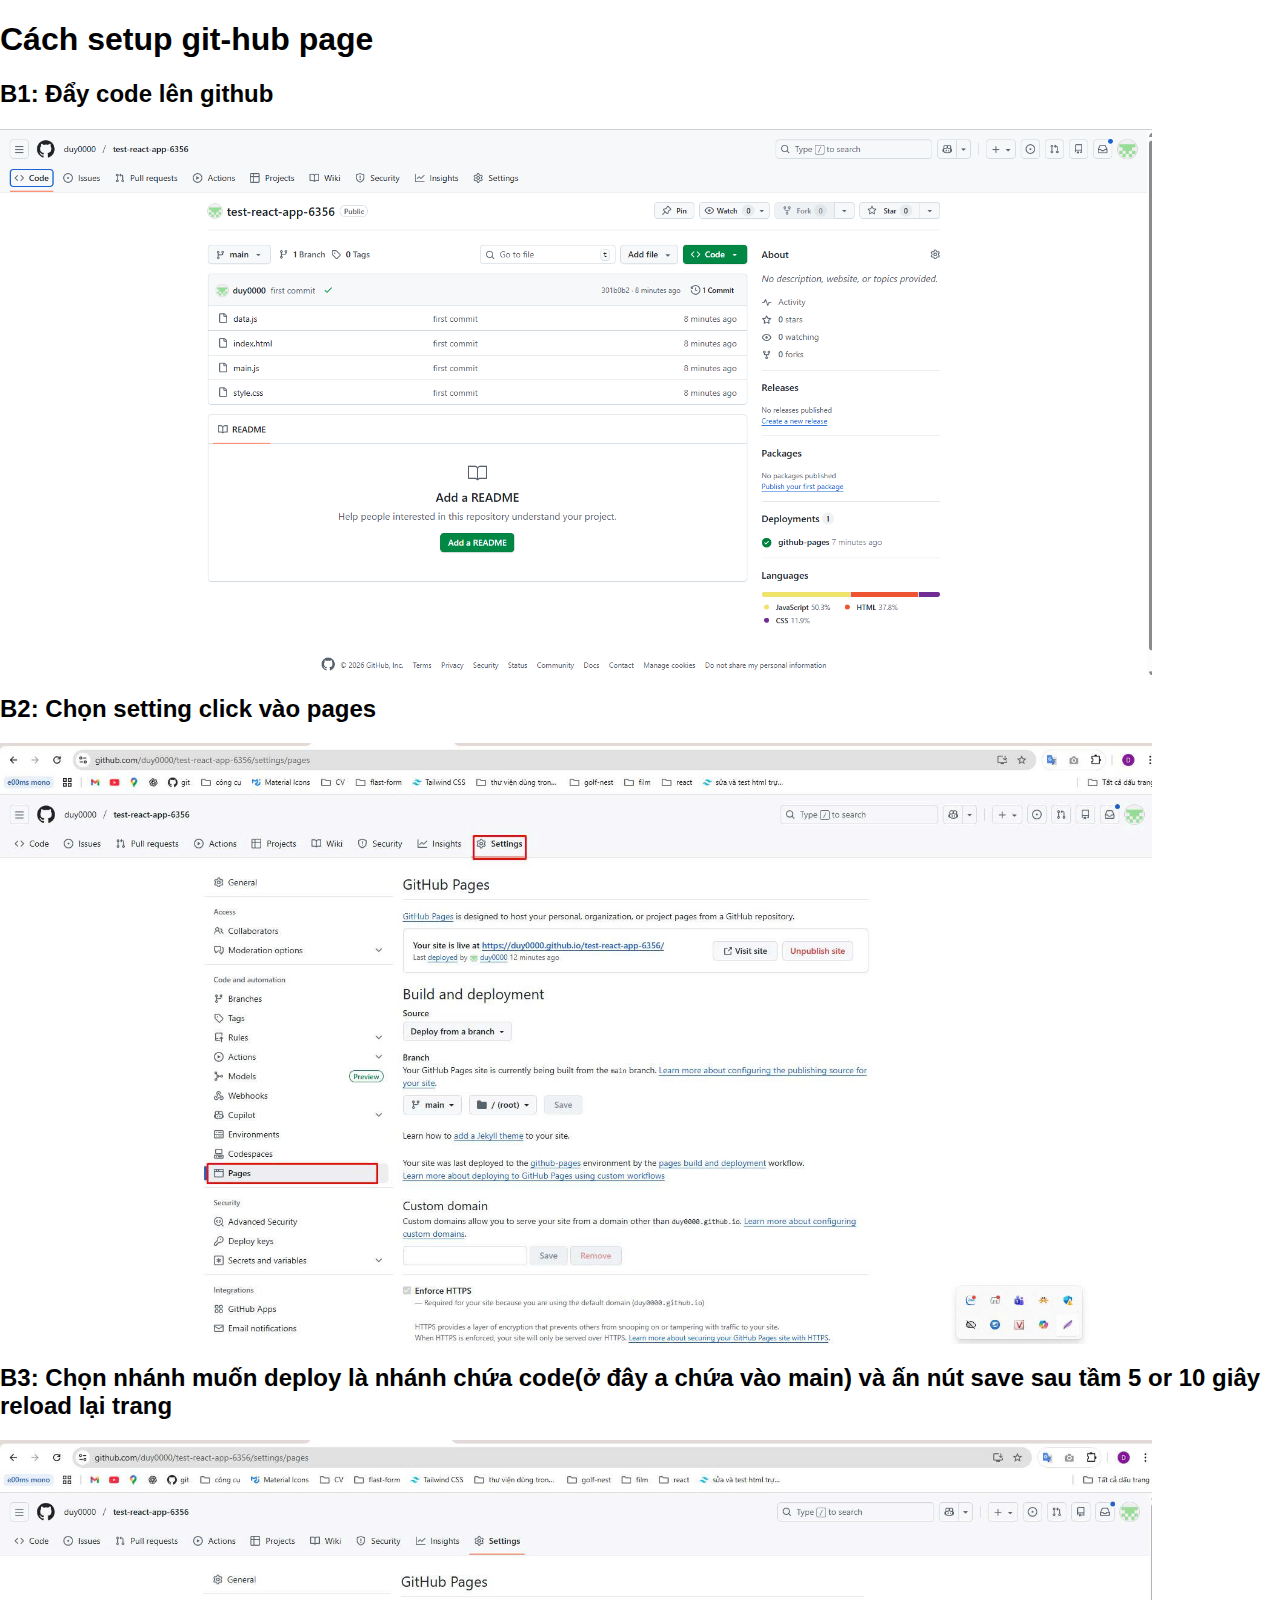
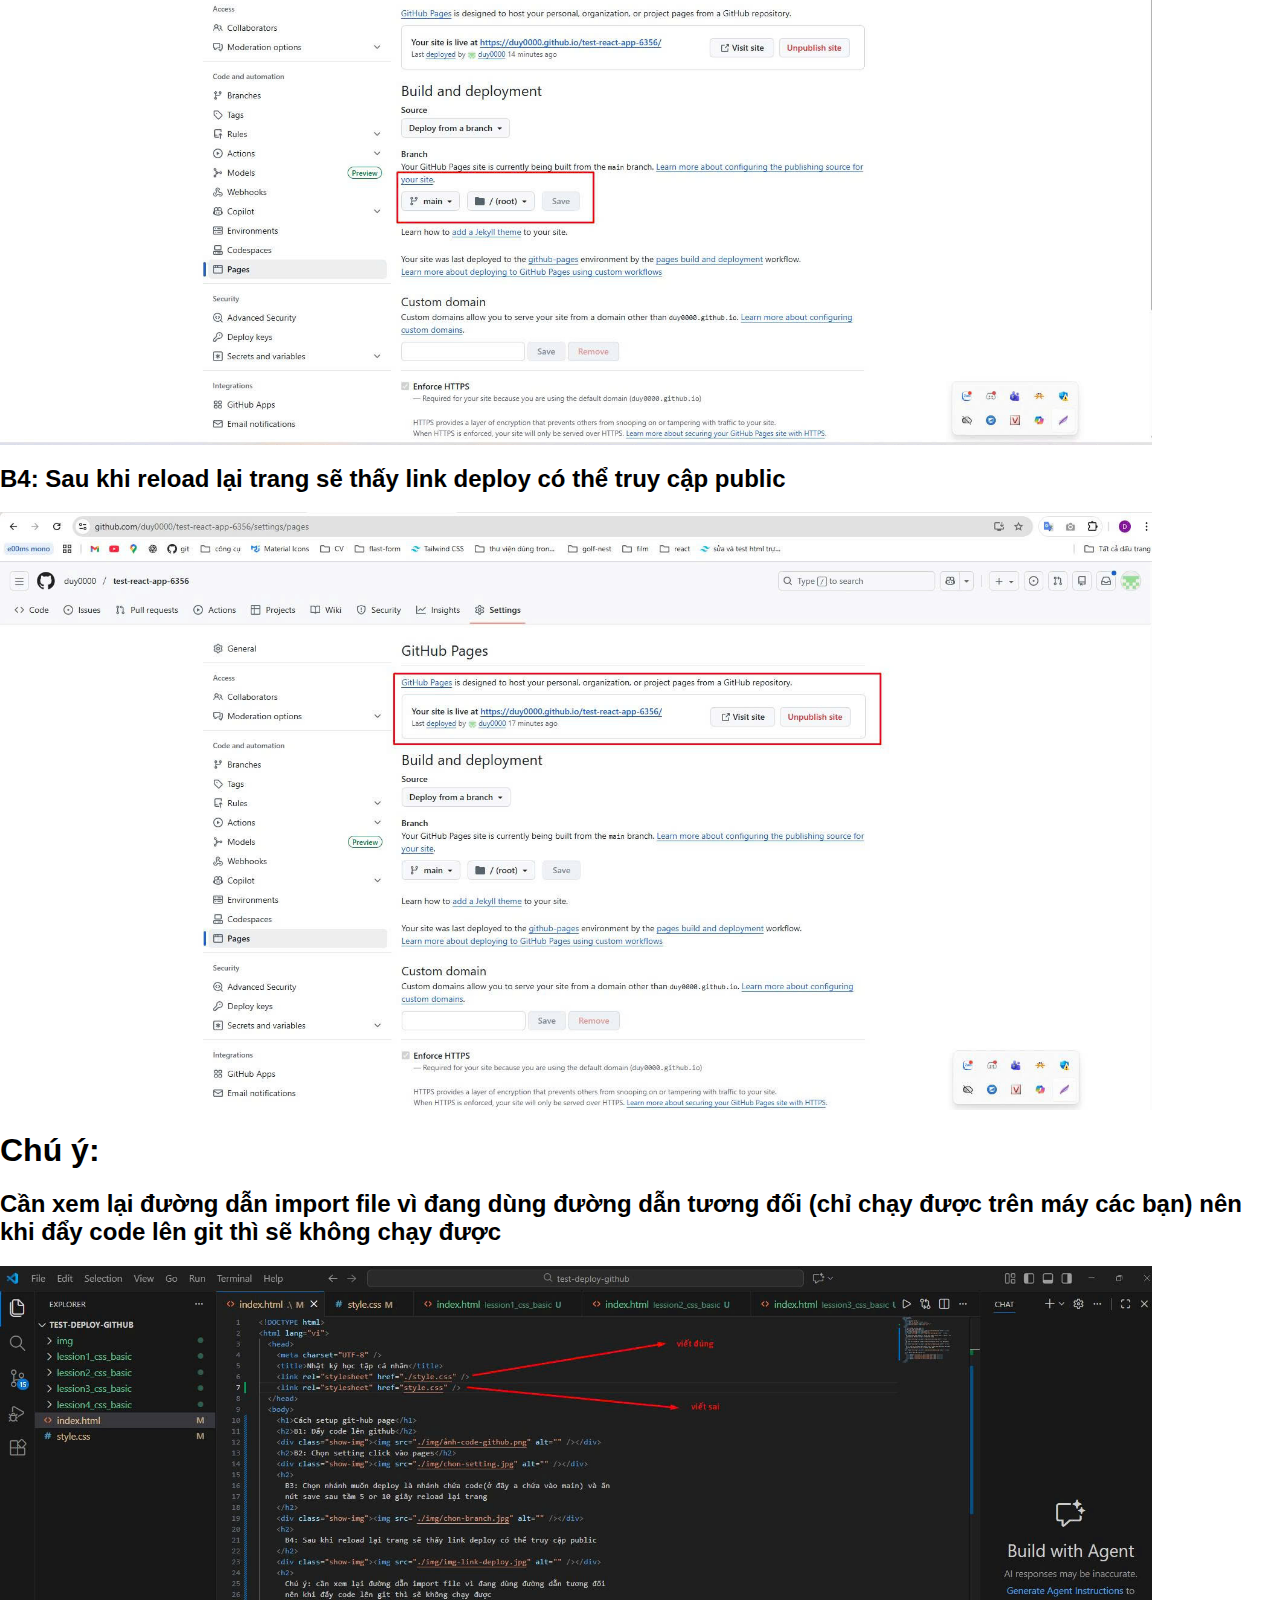
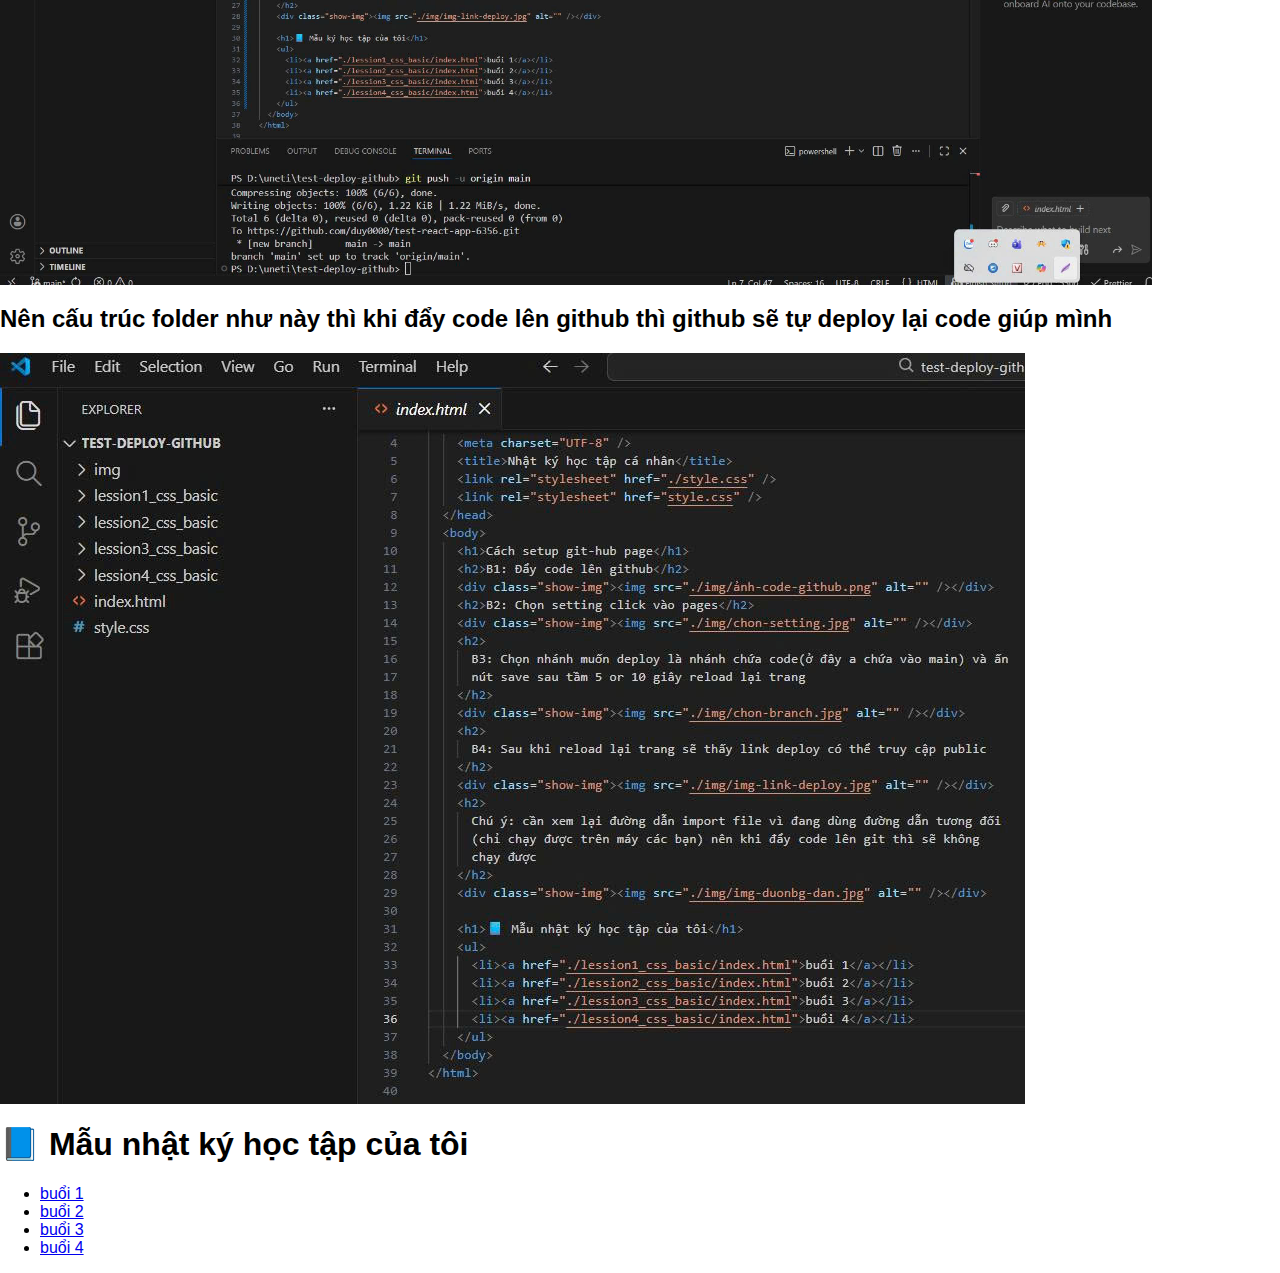
<file: index.html>
<!DOCTYPE html>
<html lang="vi">
  <head>
    <meta charset="UTF-8" />
    <title>Nhật ký học tập cá nhân</title>
    <link rel="stylesheet" href="./style.css" />
    <link rel="stylesheet" href="style.css" />
  </head>
  <body>
    <h1>Cách setup git-hub page</h1>
    <h2>B1: Đẩy code lên github</h2>
    <div class="show-img"><img src="./img/ảnh-code-github.png" alt="" /></div>
    <h2>B2: Chọn setting click vào pages</h2>
    <div class="show-img"><img src="./img/chon-setting.jpg" alt="" /></div>
    <h2>
      B3: Chọn nhánh muốn deploy là nhánh chứa code(ở đây a chứa vào main) và ấn
      nút save sau tầm 5 or 10 giây reload lại trang
    </h2>
    <div class="show-img"><img src="./img/chon-branch.jpg" alt="" /></div>
    <h2>
      B4: Sau khi reload lại trang sẽ thấy link deploy có thể truy cập public
    </h2>
    <div class="show-img"><img src="./img/img-link-deploy.jpg" alt="" /></div>
    <h1>Chú ý:</h1>
    <h2>
      Cần xem lại đường dẫn import file vì đang dùng đường dẫn tương đối (chỉ
      chạy được trên máy các bạn) nên khi đẩy code lên git thì sẽ không chạy
      được
    </h2>
    <div class="show-img"><img src="./img/img-duonbg-dan.jpg" alt="" /></div>
    <h2>
      Nên cấu trúc folder như này thì khi đẩy code lên github thì github sẽ tự
      deploy lại code giúp mình
    </h2>
    <div class="show-img"><img src="./img/cau-truc.jpg" alt="" /></div>

    <h1>📘 Mẫu nhật ký học tập của tôi</h1>
    <ul>
      <li><a href="./lession1_css_basic/index.html">buổi 1</a></li>
      <li><a href="./lession2_css_basic/index.html">buổi 2</a></li>
      <li><a href="./lession3_css_basic/index.html">buổi 3</a></li>
      <li><a href="./lession4_css_basic/index.html">buổi 4</a></li>
    </ul>
  </body>
</html>
</file>
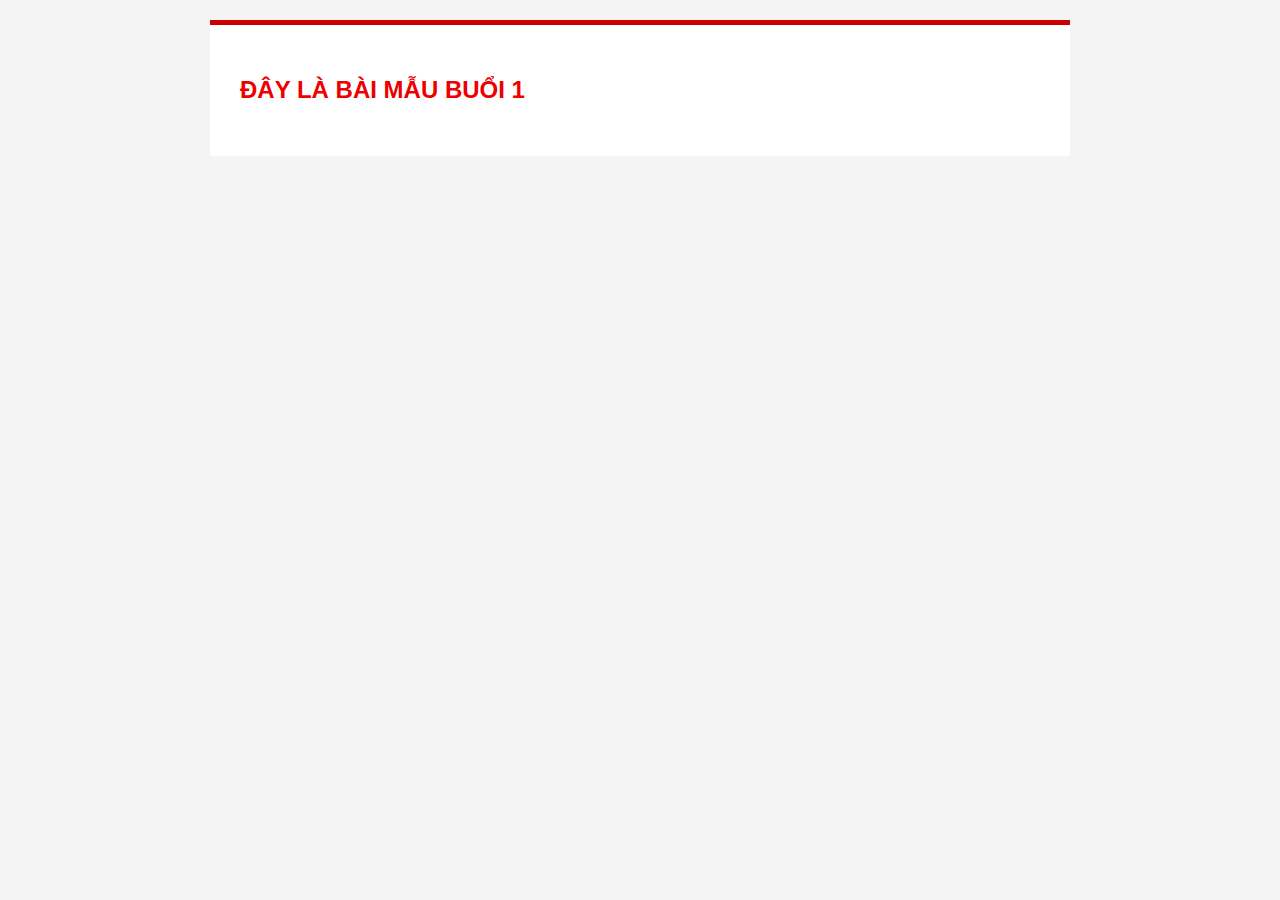
<file: lession1_css_basic/index.html>
<!DOCTYPE html>
<html lang="vi">
  <head>
    <meta charset="UTF-8" />
    <title>Giá trị đội hình U23 Châu Á 2026</title>
    <link rel="stylesheet" href="./style.css" />
  </head>
  <body>
    <div class="container">
      <h1>Đây là bài mẫu buổi 1</h1>
    </div>
  </body>
</html>
</file>
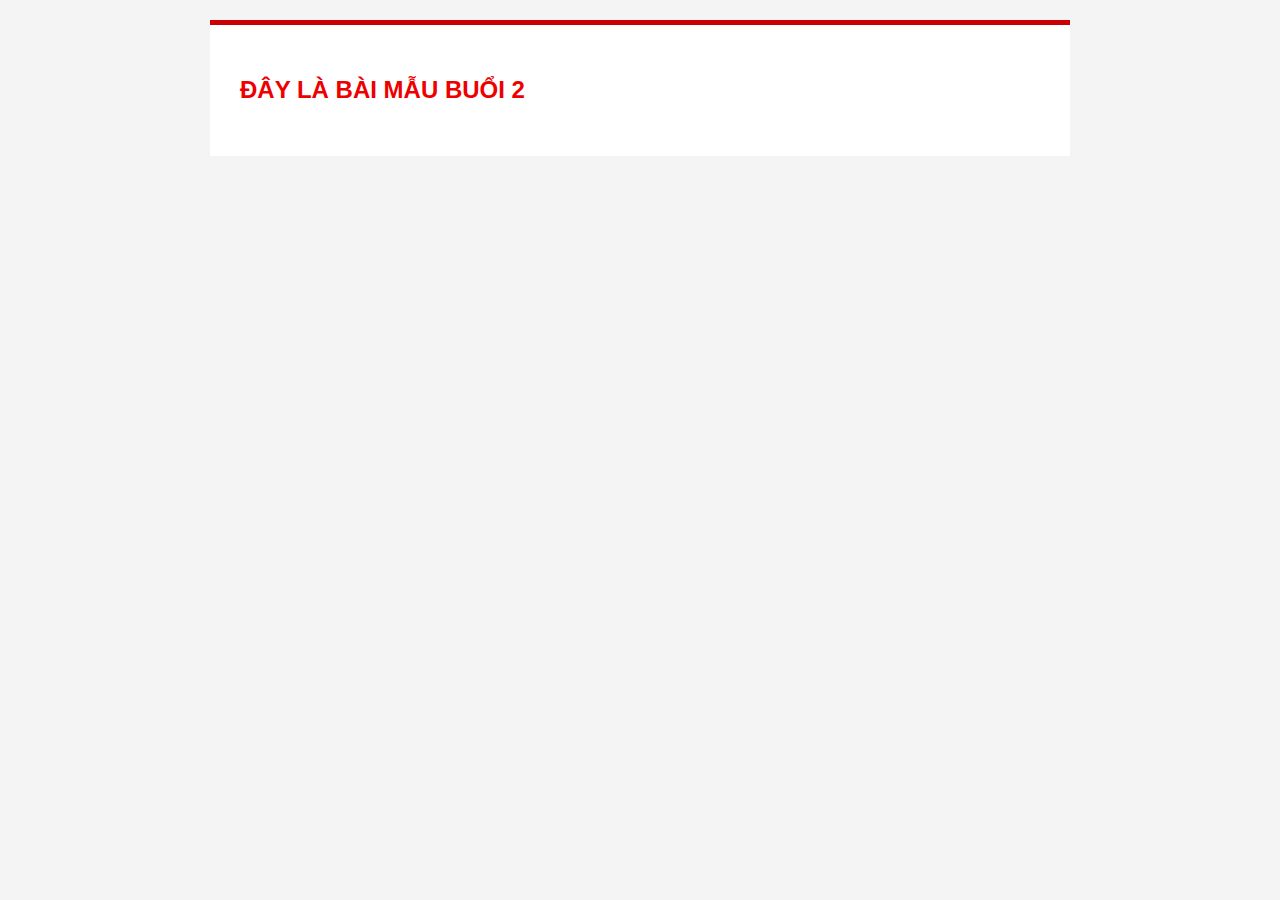
<file: lession2_css_basic/index.html>
<!DOCTYPE html>
<html lang="vi">
  <head>
    <meta charset="UTF-8" />
    <title>Giá trị đội hình U23 Châu Á 2026</title>
    <link rel="stylesheet" href="./style.css" />
  </head>
  <body>
    <div class="container">
      <h1>Đây là bài mẫu buổi 2</h1>
    </div>
  </body>
</html>
</file>
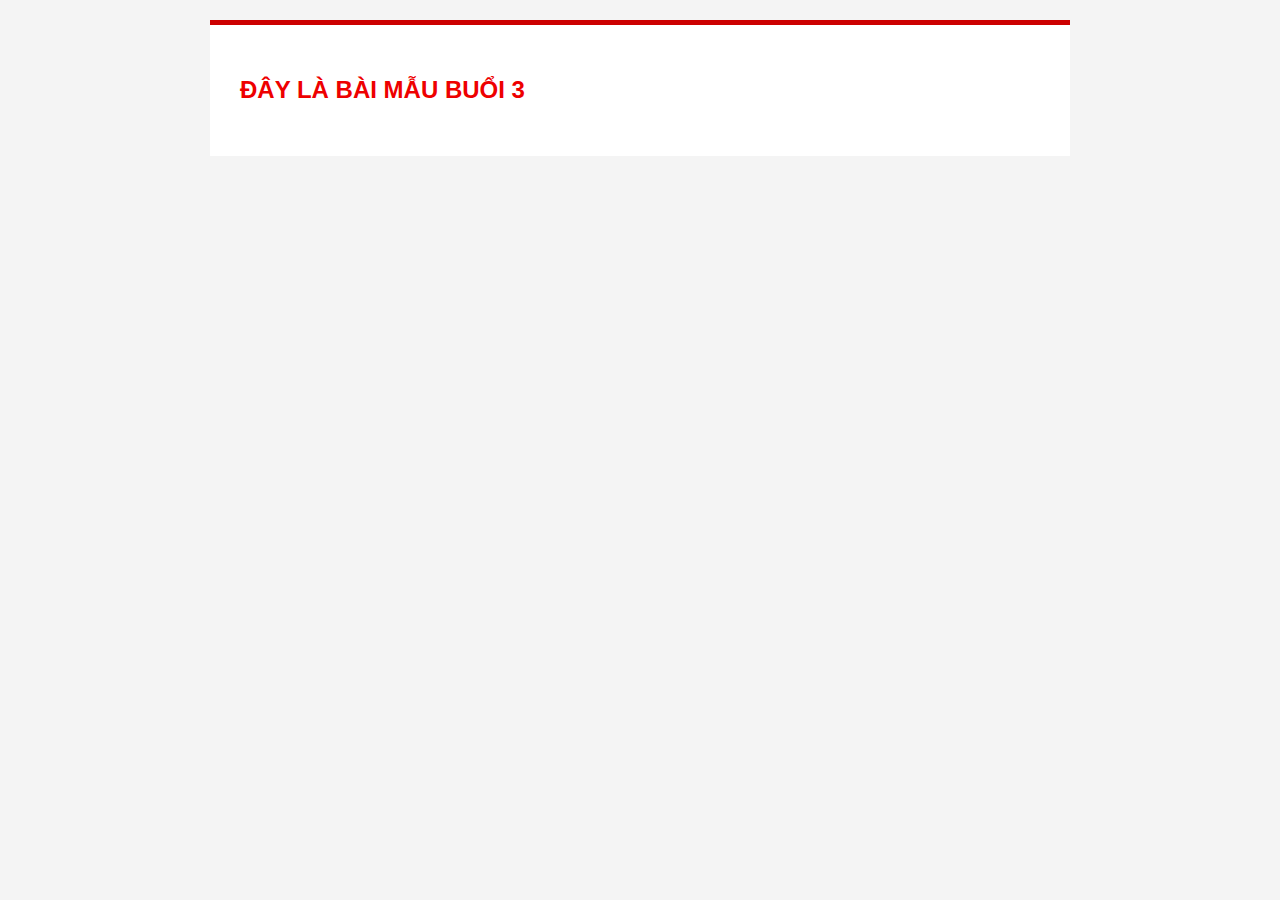
<file: lession3_css_basic/index.html>
<!DOCTYPE html>
<html lang="vi">
  <head>
    <meta charset="UTF-8" />
    <title>Giá trị đội hình U23 Châu Á 2026</title>
    <link rel="stylesheet" href="./style.css" />
  </head>
  <body>
    <div class="container">
      <h1>Đây là bài mẫu buổi 3</h1>
    </div>
  </body>
</html>
</file>
<file: style.css>
body {
  font-family: Arial, sans-serif;
  margin: 0;
  padding: 0;
  width: 100%;
  overflow-x: hidden;
}

img {
  max-width: 100%;
  height: auto;
  display: block;
}

.show-img {
  width: 90%;
  max-width: 100%;
}
</file>
<file: lession1_css_basic/style.css>
body {
  font-family: Arial, sans-serif;
  background-color: #f4f4f4;
  line-height: 1.6;
  color: #333;
}

.container {
  max-width: 800px;
  margin: 20px auto;
  background: #fff;
  padding: 30px;
  border-top: 5px solid #cc0000;
}

h1 {
  color: #ee0000;
  font-size: 24px;
  text-transform: uppercase;
}

.author {
  color: #666;
  font-size: 14px;
  border-bottom: 1px solid #ddd;
  padding-bottom: 10px;
}

.intro {
  font-size: 18px;
  font-weight: bold;
}

.valuation-list {
  background-color: #fff9f9;
  padding: 15px;
  border-left: 4px solid #ee0000;
}

.valuation-list h2 {
  color: #333;
  font-size: 20px;
}

strong {
  color: #0056b3;
}
</file>
<file: lession2_css_basic/style.css>
body {
  font-family: Arial, sans-serif;
  background-color: #f4f4f4;
  line-height: 1.6;
  color: #333;
}

.container {
  max-width: 800px;
  margin: 20px auto;
  background: #fff;
  padding: 30px;
  border-top: 5px solid #cc0000;
}

h1 {
  color: #ee0000;
  font-size: 24px;
  text-transform: uppercase;
}

.author {
  color: #666;
  font-size: 14px;
  border-bottom: 1px solid #ddd;
  padding-bottom: 10px;
}

.intro {
  font-size: 18px;
  font-weight: bold;
}

.valuation-list {
  background-color: #fff9f9;
  padding: 15px;
  border-left: 4px solid #ee0000;
}

.valuation-list h2 {
  color: #333;
  font-size: 20px;
}

strong {
  color: #0056b3;
}
</file>
<file: lession3_css_basic/style.css>
body {
  font-family: Arial, sans-serif;
  background-color: #f4f4f4;
  line-height: 1.6;
  color: #333;
}

.container {
  max-width: 800px;
  margin: 20px auto;
  background: #fff;
  padding: 30px;
  border-top: 5px solid #cc0000;
}

h1 {
  color: #ee0000;
  font-size: 24px;
  text-transform: uppercase;
}

.author {
  color: #666;
  font-size: 14px;
  border-bottom: 1px solid #ddd;
  padding-bottom: 10px;
}

.intro {
  font-size: 18px;
  font-weight: bold;
}

.valuation-list {
  background-color: #fff9f9;
  padding: 15px;
  border-left: 4px solid #ee0000;
}

.valuation-list h2 {
  color: #333;
  font-size: 20px;
}

strong {
  color: #0056b3;
}
</file>
